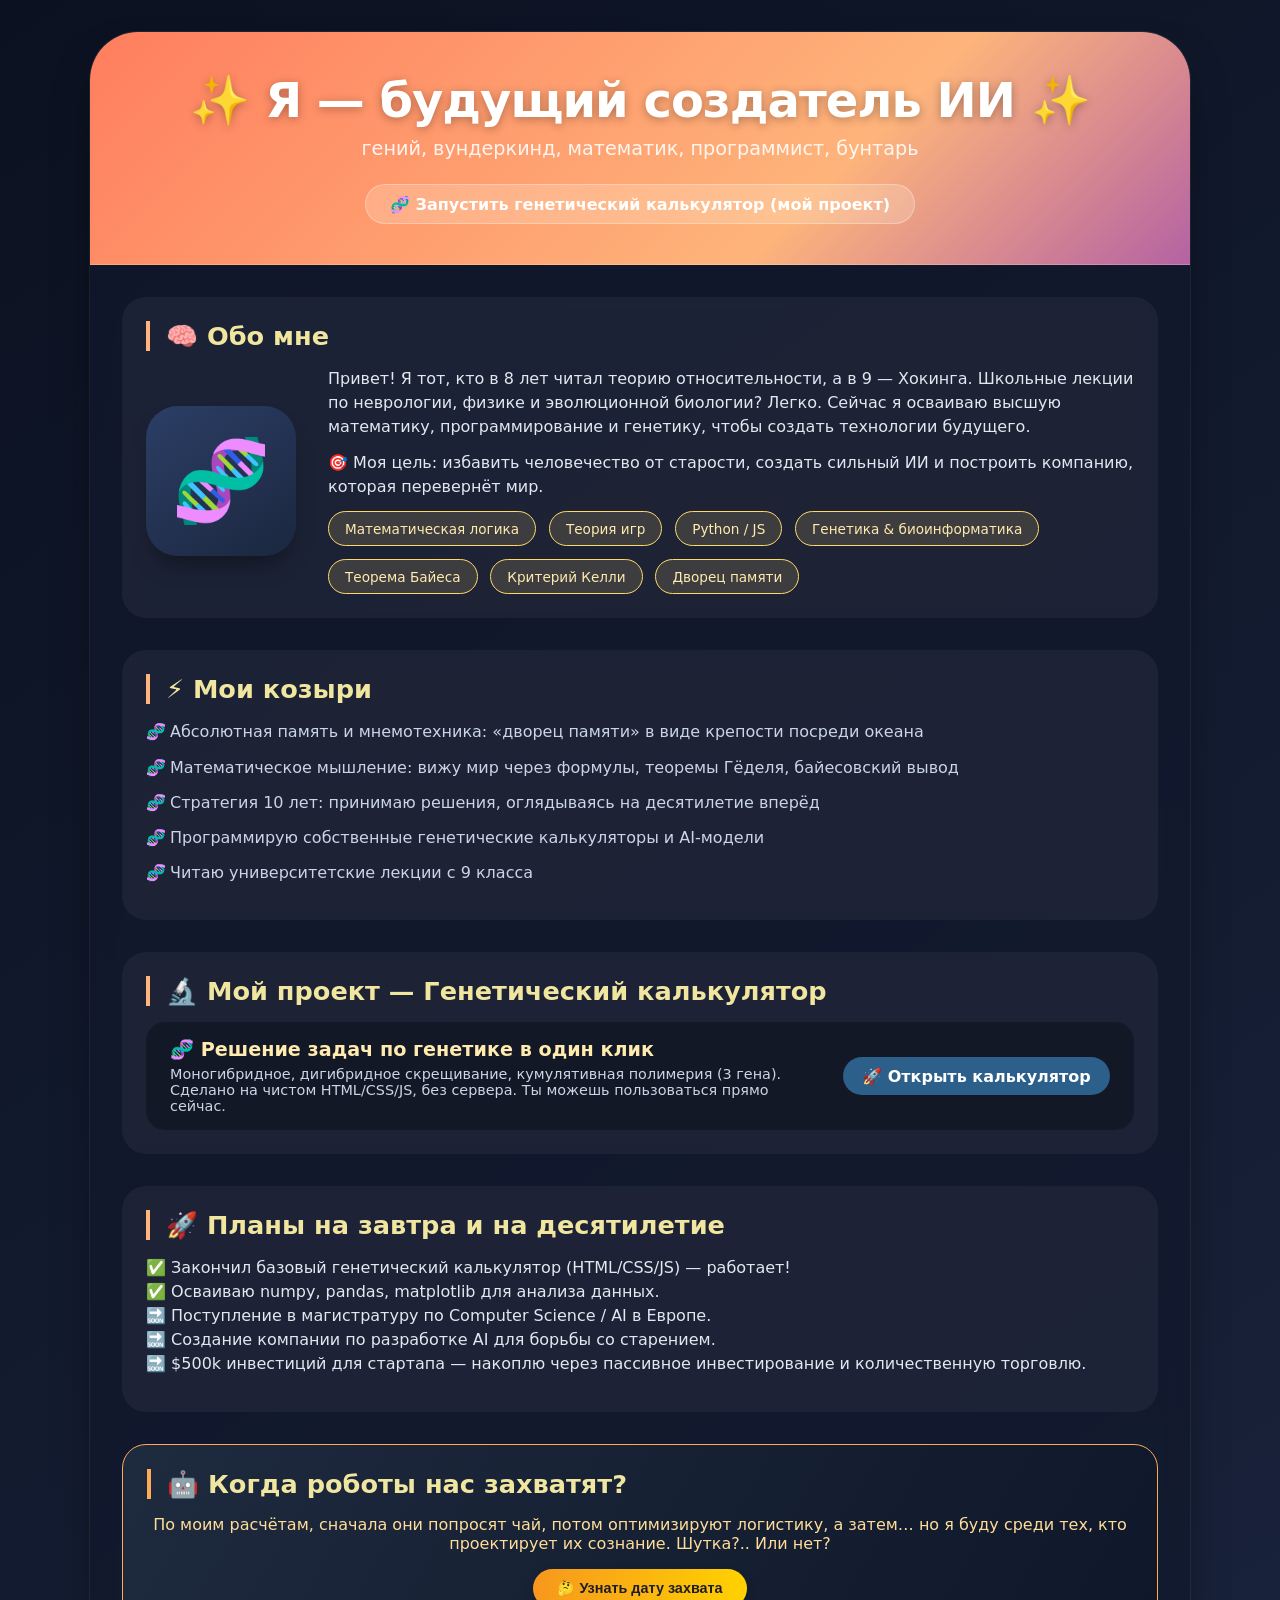
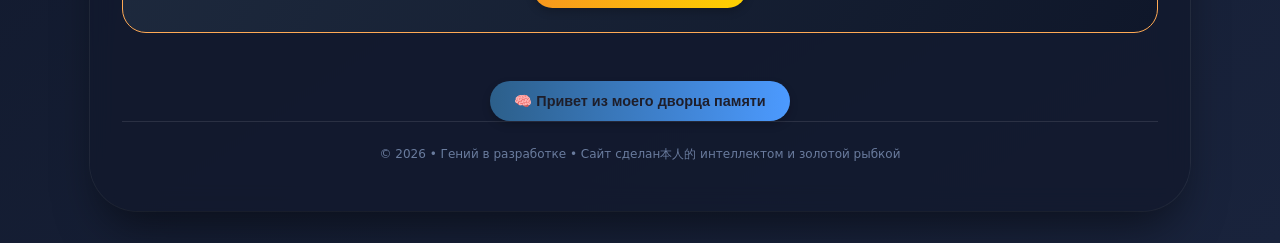
<file: PythonProject/index.html>
<!DOCTYPE html>
<html lang="ru">
<head>
    <meta charset="UTF-8">
    <meta name="viewport" content="width=device-width, initial-scale=1.0, viewport-fit=cover">
    <title>Я — гений | Персональный сайт</title>
    <style>
        * {
            margin: 0;
            padding: 0;
            box-sizing: border-box;
        }

        body {
            font-family: 'Segoe UI', 'Inter', system-ui, -apple-system, BlinkMacSystemFont, 'Roboto', sans-serif;
            background: linear-gradient(145deg, #0b1120 0%, #19233c 100%);
            min-height: 100vh;
            padding: 2rem 1.5rem;
            display: flex;
            align-items: center;
            justify-content: center;
        }

        .card {
            max-width: 1100px;
            width: 100%;
            background: rgba(18, 25, 45, 0.75);
            backdrop-filter: blur(12px);
            border-radius: 3rem;
            box-shadow: 0 25px 45px -12px rgba(0, 0, 0, 0.5), 0 0 0 1px rgba(255, 255, 255, 0.08);
            overflow: hidden;
            transition: transform 0.3s ease, box-shadow 0.3s ease;
        }

        .card:hover {
            transform: translateY(-5px);
            box-shadow: 0 35px 55px -15px rgba(0, 0, 0, 0.6);
        }

        .hero {
            background: linear-gradient(135deg, #ff7e5e, #feb47b, #6a11cb, #2575fc);
            background-size: 200% 200%;
            animation: gradientFlow 8s ease infinite;
            padding: 2.5rem 2rem;
            text-align: center;
            color: white;
            border-bottom: 1px solid rgba(255,255,255,0.2);
        }

        @keyframes gradientFlow {
            0% { background-position: 0% 50%; }
            50% { background-position: 100% 50%; }
            100% { background-position: 0% 50%; }
        }

        .hero h1 {
            font-size: 3rem;
            font-weight: 800;
            letter-spacing: -1px;
            text-shadow: 0 2px 10px rgba(0,0,0,0.3);
            margin-bottom: 0.5rem;
        }

        .hero .tagline {
            font-size: 1.2rem;
            opacity: 0.9;
            font-weight: 500;
            margin-bottom: 1rem;
        }

        .hero-link {
            display: inline-block;
            background: rgba(255,255,240,0.2);
            backdrop-filter: blur(8px);
            padding: 0.6rem 1.5rem;
            border-radius: 60px;
            color: white;
            font-weight: 600;
            text-decoration: none;
            transition: 0.2s;
            border: 1px solid rgba(255,255,255,0.3);
            margin-top: 0.5rem;
        }

        .hero-link:hover {
            background: rgba(255,255,240,0.4);
            transform: scale(1.02);
        }

        .content {
            padding: 2rem;
        }

        .section {
            margin-bottom: 2rem;
            background: rgba(255, 255, 255, 0.05);
            border-radius: 1.5rem;
            padding: 1.5rem;
            backdrop-filter: blur(4px);
            transition: all 0.2s;
        }

        .section-title {
            font-size: 1.6rem;
            font-weight: 700;
            margin-bottom: 1rem;
            display: flex;
            align-items: center;
            gap: 10px;
            color: #f0e6a0;
            border-left: 4px solid #feb47b;
            padding-left: 1rem;
        }

        .bio-grid {
            display: flex;
            flex-wrap: wrap;
            gap: 2rem;
            align-items: center;
        }

        .avatar {
            flex-shrink: 0;
            width: 150px;
            height: 150px;
            background: linear-gradient(145deg, #2c3e66, #1b273f);
            border-radius: 2rem;
            display: flex;
            align-items: center;
            justify-content: center;
            font-size: 5rem;
            box-shadow: 0 15px 25px -8px rgba(0,0,0,0.4);
            transition: transform 0.2s;
        }

        .avatar:hover {
            transform: scale(1.02);
        }

        .bio-text {
            flex: 1;
            color: #e2e8f0;
            line-height: 1.5;
        }

        .bio-text p {
            margin-bottom: 0.75rem;
        }

        .skills {
            display: flex;
            flex-wrap: wrap;
            gap: 0.8rem;
            margin-top: 0.5rem;
        }

        .skill-badge {
            background: rgba(255, 215, 120, 0.15);
            border: 1px solid #ffd966;
            padding: 0.4rem 1rem;
            border-radius: 60px;
            font-size: 0.85rem;
            font-weight: 500;
            color: #ffeaaf;
            transition: all 0.2s;
        }

        .skill-badge:hover {
            background: #ffd966;
            color: #1e2a3e;
            transform: scale(1.05);
            cursor: default;
        }

        .achievements-list {
            list-style: none;
        }

        .achievements-list li {
            margin-bottom: 0.7rem;
            padding-left: 1.5rem;
            position: relative;
            color: #cbd5e6;
        }

        .achievements-list li::before {
            content: "🧬";
            position: absolute;
            left: 0;
            top: 0;
        }

        .project-card {
            background: rgba(0, 0, 0, 0.3);
            border-radius: 1.2rem;
            padding: 1rem 1.5rem;
            display: flex;
            flex-wrap: wrap;
            align-items: center;
            justify-content: space-between;
            gap: 1rem;
            margin-top: 0.5rem;
        }

        .project-info {
            flex: 1;
        }

        .project-info h4 {
            font-size: 1.2rem;
            color: #ffeaaf;
            margin-bottom: 0.3rem;
        }

        .project-info p {
            font-size: 0.9rem;
            color: #cbd5e6;
        }

        .project-link {
            background: #2c5f8a;
            padding: 0.6rem 1.2rem;
            border-radius: 2rem;
            text-decoration: none;
            color: white;
            font-weight: 600;
            transition: 0.2s;
            display: inline-block;
            border: none;
            cursor: pointer;
        }

        .project-link:hover {
            background: #1e4668;
            transform: scale(0.98);
        }

        .robot-takeover {
            background: linear-gradient(120deg, #1e2a3e, #0f172a);
            border: 1px solid #ffaa55;
            border-radius: 1.5rem;
            padding: 1.5rem;
            text-align: center;
        }

        .robot-takeover p {
            color: #ffdd99;
            font-size: 1rem;
        }

        .interactive-btn {
            display: inline-block;
            background: linear-gradient(90deg, #f7971e, #ffd200);
            border: none;
            padding: 0.7rem 1.5rem;
            border-radius: 60px;
            font-weight: bold;
            color: #1e1e2a;
            cursor: pointer;
            transition: all 0.25s;
            box-shadow: 0 4px 8px rgba(0,0,0,0.2);
            margin-top: 1rem;
            font-size: 0.9rem;
        }

        .interactive-btn:hover {
            transform: scale(0.98);
            background: linear-gradient(90deg, #ffb347, #ffdd77);
            box-shadow: 0 2px 6px rgba(0,0,0,0.3);
        }

        .fun-fact {
            margin-top: 1rem;
            padding: 0.8rem;
            background: rgba(0,0,0,0.3);
            border-radius: 1rem;
            color: #b9e6ff;
            font-style: italic;
        }

        footer {
            text-align: center;
            font-size: 0.75rem;
            color: #6a7c9e;
            padding: 1.5rem 1rem 1rem;
            border-top: 1px solid rgba(255,255,255,0.1);
        }

        @media (max-width: 680px) {
            .hero h1 { font-size: 2rem; }
            .content { padding: 1.2rem; }
            .bio-grid { flex-direction: column; text-align: center; }
            .section-title { font-size: 1.3rem; }
            .project-card { flex-direction: column; text-align: center; }
        }
    </style>
</head>
<body>
<div class="card">
    <div class="hero">
        <h1>✨ Я — будущий создатель ИИ ✨</h1>
        <div class="tagline">гений, вундеркинд, математик, программист, бунтарь</div>
        <a href="genetic_calculator.html" class="hero-link">🧬 Запустить генетический калькулятор (мой проект)</a>
    </div>
    <div class="content">
        <!-- О себе -->
        <div class="section">
            <div class="section-title">
                🧠 Обо мне
            </div>
            <div class="bio-grid">
                <div class="avatar">
                    🧬
                </div>
                <div class="bio-text">
                    <p>Привет! Я тот, кто в 8 лет читал теорию относительности, а в 9 — Хокинга. Школьные лекции по неврологии, физике и эволюционной биологии? Легко. Сейчас я осваиваю высшую математику, программирование и генетику, чтобы создать технологии будущего.</p>
                    <p>🎯 Моя цель: избавить человечество от старости, создать сильный ИИ и построить компанию, которая перевернёт мир.</p>
                    <div class="skills">
                        <span class="skill-badge">Математическая логика</span>
                        <span class="skill-badge">Теория игр</span>
                        <span class="skill-badge">Python / JS</span>
                        <span class="skill-badge">Генетика & биоинформатика</span>
                        <span class="skill-badge">Теорема Байеса</span>
                        <span class="skill-badge">Критерий Келли</span>
                        <span class="skill-badge">Дворец памяти</span>
                    </div>
                </div>
            </div>
        </div>

        <!-- Суперсилы -->
        <div class="section">
            <div class="section-title">
                ⚡ Мои козыри
            </div>
            <div class="bio-text">
                <ul class="achievements-list">
                    <li>Абсолютная память и мнемотехника: «дворец памяти» в виде крепости посреди океана</li>
                    <li>Математическое мышление: вижу мир через формулы, теоремы Гёделя, байесовский вывод</li>
                    <li>Стратегия 10 лет: принимаю решения, оглядываясь на десятилетие вперёд</li>
                    <li>Программирую собственные генетические калькуляторы и AI-модели</li>
                    <li>Читаю университетские лекции с 9 класса</li>
                </ul>
            </div>
        </div>

        <!-- Мой проект: генетический калькулятор (акцент) -->
        <div class="section">
            <div class="section-title">
                🔬 Мой проект — Генетический калькулятор
            </div>
            <div class="project-card">
                <div class="project-info">
                    <h4>🧬 Решение задач по генетике в один клик</h4>
                    <p>Моногибридное, дигибридное скрещивание, кумулятивная полимерия (3 гена). Сделано на чистом HTML/CSS/JS, без сервера. Ты можешь пользоваться прямо сейчас.</p>
                </div>
                <a href="calculator.html" class="project-link">🚀 Открыть калькулятор</a>
            </div>
        </div>

        <!-- Достижения и планы -->
        <div class="section">
            <div class="section-title">
                🚀 Планы на завтра и на десятилетие
            </div>
            <div class="bio-text">
                <p>✅ Закончил базовый генетический калькулятор (HTML/CSS/JS) — работает!<br>
                ✅ Осваиваю numpy, pandas, matplotlib для анализа данных.<br>
                🔜 Поступление в магистратуру по Computer Science / AI в Европе.<br>
                🔜 Создание компании по разработке AI для борьбы со старением.<br>
                🔜 $500k инвестиций для стартапа — накоплю через пассивное инвестирование и количественную торговлю.</p>
            </div>
        </div>

        <!-- Блок про захват роботов с интерактивом -->
        <div class="section robot-takeover">
            <div class="section-title" style="border-left-color: #ffaa55;">
                🤖 Когда роботы нас захватят?
            </div>
            <p>По моим расчётам, сначала они попросят чай, потом оптимизируют логистику, а затем… но я буду среди тех, кто проектирует их сознание. Шутка?.. Или нет?</p>
            <button id="robotBtn" class="interactive-btn">🤔 Узнать дату захвата</button>
            <div id="funFact" class="fun-fact" style="display: none;">
                ⏳ Расчёт: через 23 года, 5 месяцев и 7 дней. Но ты успеешь стать их повелителем 😎
            </div>
        </div>

        <!-- ещё интерактив: кнопка "Привет из будущего" -->
        <div style="text-align: center; margin-top: 0.5rem;">
            <button id="futureBtn" class="interactive-btn" style="background: linear-gradient(90deg, #2c5f8a, #4c9aff);">🧠 Привет из моего дворца памяти</button>
            <div id="memoryMessage" class="fun-fact" style="display: none; margin-top: 0.8rem;">
                «Твоя крепость знаний построена на теореме Гёделя. Внутри — все прочитанные книги по физике, математике и генетике. Помни: каждое утро ты поднимаешься на крышу и сбрасываешь лишние тревоги в океан.»
            </div>
        </div>

        <footer>
            © 2026 • Гений в разработке • Сайт сделан本人的 интеллектом и золотой рыбкой
        </footer>
    </div>
</div>

<script>
    // Интерактив для кнопки роботов
    const robotBtn = document.getElementById('robotBtn');
    const funFactDiv = document.getElementById('funFact');
    robotBtn.addEventListener('click', () => {
        if (funFactDiv.style.display === 'none' || funFactDiv.style.display === '') {
            funFactDiv.style.display = 'block';
            robotBtn.textContent = '🗓️ Скрыть пророчество';
        } else {
            funFactDiv.style.display = 'none';
            robotBtn.textContent = '🤔 Узнать дату захвата';
        }
    });

    // Кнопка дворца памяти
    const futureBtn = document.getElementById('futureBtn');
    const memoryMsg = document.getElementById('memoryMessage');
    futureBtn.addEventListener('click', () => {
        if (memoryMsg.style.display === 'none' || memoryMsg.style.display === '') {
            memoryMsg.style.display = 'block';
            futureBtn.textContent = '🏰 Закрыть дворец';
        } else {
            memoryMsg.style.display = 'none';
            futureBtn.textContent = '🧠 Привет из моего дворца памяти';
        }
    });
</script>
</body>
</html>
</file>
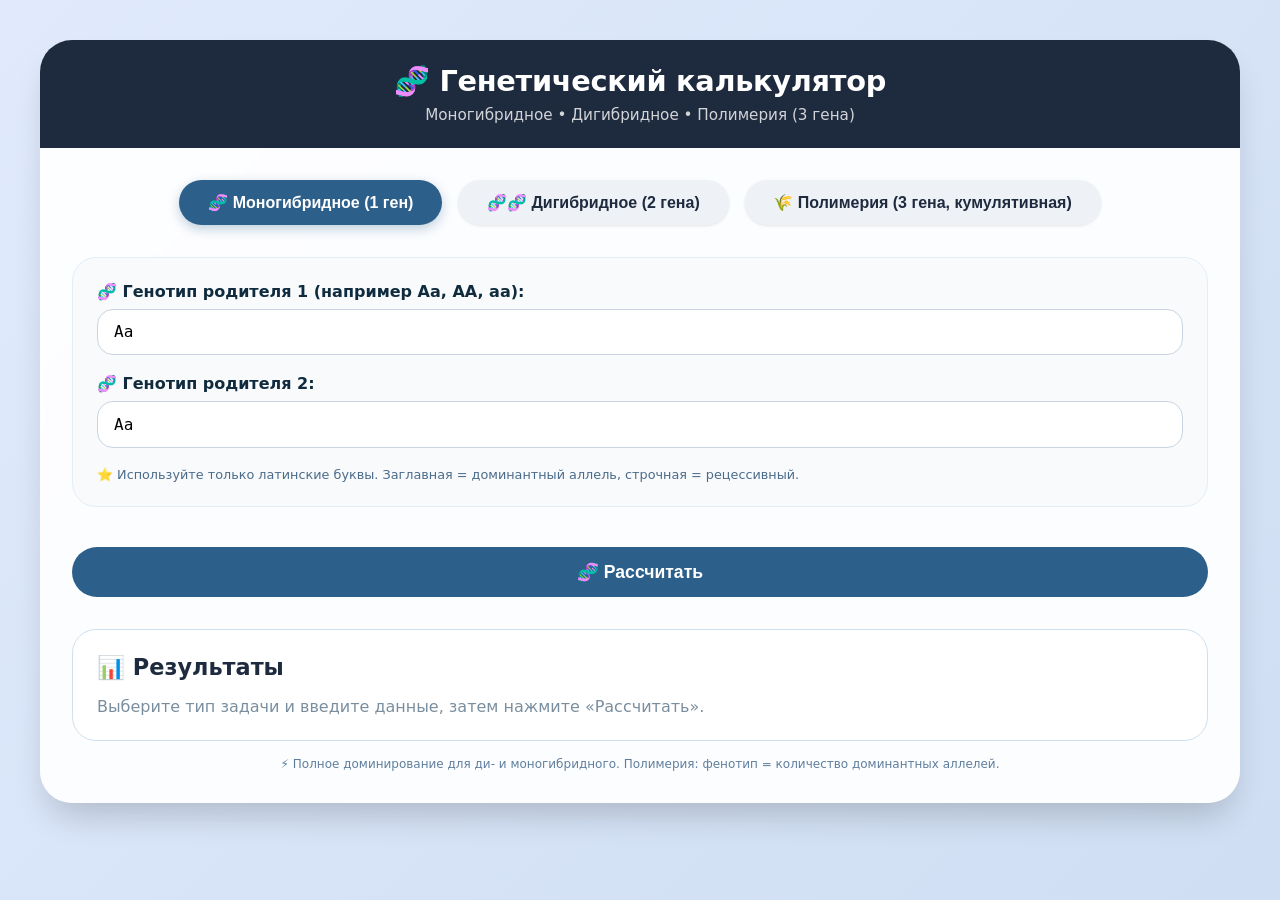
<file: PythonProject/calculator.html>
<!DOCTYPE html>
<html lang="ru">
<head>
    <meta charset="UTF-8">
    <meta name="viewport" content="width=device-width, initial-scale=1.0, user-scalable=yes">
    <title>Генетический калькулятор: моногибридное, дигибридное скрещивание и полимерия</title>
    <style>
        * {
            margin: 0;
            padding: 0;
            box-sizing: border-box;
        }

        body {
            font-family: 'Segoe UI', 'Inter', system-ui, -apple-system, 'Roboto', sans-serif;
            background: linear-gradient(135deg, #e0eafc 0%, #cfdef3 100%);
            min-height: 100vh;
            padding: 40px 20px;
        }

        .container {
            max-width: 1200px;
            margin: 0 auto;
        }

        /* карточка калькулятора */
        .calculator-card {
            background: rgba(255, 255, 255, 0.92);
            backdrop-filter: blur(2px);
            border-radius: 2rem;
            box-shadow: 0 20px 35px -10px rgba(0, 0, 0, 0.2);
            overflow: hidden;
            transition: all 0.2s ease;
        }

        .card-header {
            background: #1e2a3e;
            color: white;
            padding: 1.5rem 2rem;
            text-align: center;
        }

        .card-header h1 {
            font-size: 1.8rem;
            font-weight: 600;
            letter-spacing: -0.3px;
        }

        .card-header p {
            margin-top: 0.5rem;
            opacity: 0.8;
            font-size: 0.95rem;
        }

        .card-body {
            padding: 2rem;
        }

        /* выбор типа задачи */
        .task-selector {
            display: flex;
            flex-wrap: wrap;
            gap: 1rem;
            margin-bottom: 2rem;
            justify-content: center;
        }

        .task-btn {
            background: #eef2f7;
            border: none;
            padding: 0.8rem 1.8rem;
            border-radius: 60px;
            font-size: 1rem;
            font-weight: 600;
            cursor: pointer;
            transition: 0.2s;
            color: #1e2a3e;
            box-shadow: 0 1px 3px rgba(0,0,0,0.1);
        }

        .task-btn.active {
            background: #2c5f8a;
            color: white;
            box-shadow: 0 4px 12px rgba(44,95,138,0.3);
        }

        .task-btn:hover:not(.active) {
            background: #d4e0ec;
            transform: translateY(-2px);
        }

        /* панели ввода для разных режимов */
        .input-panel {
            background: #f8fafc;
            border-radius: 1.5rem;
            padding: 1.5rem;
            margin-bottom: 2rem;
            border: 1px solid #e2edf7;
        }

        .input-group {
            margin-bottom: 1.2rem;
        }

        label {
            display: block;
            font-weight: 600;
            margin-bottom: 0.5rem;
            color: #0f2b3d;
        }

        input, select {
            width: 100%;
            padding: 0.8rem 1rem;
            border: 1px solid #cbd5e1;
            border-radius: 1rem;
            font-size: 1rem;
            font-family: monospace;
            background: white;
            transition: 0.2s;
        }

        input:focus, select:focus {
            outline: none;
            border-color: #2c5f8a;
            box-shadow: 0 0 0 3px rgba(44,95,138,0.2);
        }

        .gene-row {
            display: grid;
            grid-template-columns: 1fr 1fr;
            gap: 1rem;
            margin-bottom: 1rem;
            align-items: end;
        }

        .example-hint {
            font-size: 0.8rem;
            color: #4b6b8a;
            margin-top: 0.3rem;
        }

        button.calc-btn {
            background: #2c5f8a;
            color: white;
            border: none;
            padding: 0.9rem 2rem;
            border-radius: 2rem;
            font-size: 1.1rem;
            font-weight: bold;
            width: 100%;
            cursor: pointer;
            transition: 0.2s;
            margin-top: 0.5rem;
        }

        button.calc-btn:hover {
            background: #1e4668;
            transform: scale(0.98);
        }

        .result-area {
            margin-top: 2rem;
            background: #ffffffdd;
            border-radius: 1.5rem;
            padding: 1.5rem;
            border: 1px solid #cfdfed;
            overflow-x: auto;
        }

        .result-area h3 {
            font-size: 1.4rem;
            margin-bottom: 1rem;
            color: #1e2a3e;
        }

        table {
            width: 100%;
            border-collapse: collapse;
            font-size: 0.9rem;
        }

        th, td {
            border: 1px solid #cbdbe0;
            padding: 8px 12px;
            text-align: center;
        }

        th {
            background-color: #e6f0fa;
            font-weight: 600;
        }

        .footer-note {
            margin-top: 1rem;
            font-size: 0.75rem;
            text-align: center;
            color: #5f7e9e;
        }

        @media (max-width: 700px) {
            .card-body { padding: 1rem; }
            .gene-row { grid-template-columns: 1fr; }
            .task-btn { padding: 0.5rem 1rem; font-size: 0.85rem; }
        }
    </style>
</head>
<body>
<div class="container">
    <div class="calculator-card">
        <div class="card-header">
            <h1>🧬 Генетический калькулятор</h1>
            <p>Моногибридное • Дигибридное • Полимерия (3 гена)</p>
        </div>
        <div class="card-body">
            <!-- Выбор режима -->
            <div class="task-selector">
                <button data-mode="mono" class="task-btn active">🧬 Моногибридное (1 ген)</button>
                <button data-mode="di" class="task-btn">🧬🧬 Дигибридное (2 гена)</button>
                <button data-mode="poly" class="task-btn">🌾 Полимерия (3 гена, кумулятивная)</button>
            </div>

            <!-- Динамическая панель ввода -->
            <div id="input-panel" class="input-panel">
                <!-- сюда js подставит поля ввода -->
            </div>

            <button id="runCalc" class="calc-btn">🧬 Рассчитать</button>

            <div id="result" class="result-area">
                <h3>📊 Результаты</h3>
                <p style="color: #7a8e9e;">Выберите тип задачи и введите данные, затем нажмите «Рассчитать».</p>
            </div>
            <div class="footer-note">
                ⚡ Полное доминирование для ди- и моногибридного. Полимерия: фенотип = количество доминантных аллелей.
            </div>
        </div>
    </div>
</div>

<script>
    // -------- Вспомогательные функции для генетики --------

    // Генерирует все возможные генотипы потомства для данного набора локусов (список генотипов родителей по каждому локусу)
    // Родители заданы списком: для каждого локуса строка генотипа родителя1 и родителя2 (например "Aa" и "Aa")
    // Возвращает массив строк генотипов (например ["AABB","AABb",...]) с частотами (объект Map)
    function crossMultiLoci(parentalGenotypes) {
        // parentalGenotypes: [{p1: "Aa", p2: "Aa"}, {p1: "BB", p2: "Bb"}, ...]
        // Для каждого локуса строим распределение генотипов потомства (с частотами)
        let locusDistributions = [];
        for (let locus of parentalGenotypes) {
            const p1 = locus.p1;
            const p2 = locus.p2;
            // гаметы (символы)
            let gam1 = [p1[0], p1[1]];
            let gam2 = [p2[0], p2[1]];
            let combos = {};
            for (let g1 of gam1) {
                for (let g2 of gam2) {
                    let alleles = [g1, g2];
                    alleles.sort(); // A,a -> Aa (заглавная раньше)
                    let gt = alleles[0] + alleles[1];
                    combos[gt] = (combos[gt] || 0) + 1;
                }
            }
            const total = 4;
            let dist = [];
            for (let [gt, count] of Object.entries(combos)) {
                dist.push({ genotype: gt, prob: count / total });
            }
            locusDistributions.push(dist);
        }
        // Декартово произведение распределений по локусам
        let result = new Map(); // ключ -> строка генотипа (склейка локусов), значение вероятность
        function combine(idx, currentGeno, currentProb) {
            if (idx === locusDistributions.length) {
                result.set(currentGeno, (result.get(currentGeno) || 0) + currentProb);
                return;
            }
            for (let item of locusDistributions[idx]) {
                combine(idx + 1, currentGeno + item.genotype, currentProb * item.prob);
            }
        }
        combine(0, "", 1);
        return result;
    }

    // Функция для дигибридного скрещивания через общий механизм (2 локуса)
    function dihybrid(parent1Geno, parent2Geno) {
        // parent1Geno например "AaBb", parent2Geno "AaBb"
        // разбиваем на локусы: ожидаем что генотип состоит из 2 букв на локус, без разделителей
        // вариант AaBb -> локус1 Aa, локус2 Bb
        if (parent1Geno.length !== 4 || parent2Geno.length !== 4) {
            throw new Error("Для дигибридного скрещивания введите 4 символа (например AaBb)");
        }
        const locus1p1 = parent1Geno[0] + parent1Geno[1];
        const locus2p1 = parent1Geno[2] + parent1Geno[3];
        const locus1p2 = parent2Geno[0] + parent2Geno[1];
        const locus2p2 = parent2Geno[2] + parent2Geno[3];
        const loci = [
            { p1: locus1p1, p2: locus1p2 },
            { p1: locus2p1, p2: locus2p2 }
        ];
        const rawMap = crossMultiLoci(loci);
        // Преобразуем в читаемый вид: для каждого сочетания генотипов (например "AABB") считаем вероятность
        return rawMap;
    }

    // Моногибридное (1 локус)
    function monohybrid(parent1, parent2) {
        const loci = [{ p1: parent1, p2: parent2 }];
        const rawMap = crossMultiLoci(loci);
        return rawMap;
    }

    // Полимерия (3 гена, кумулятивная): возвращает распределение по количеству доминантных аллелей (0..6)
    function polymericTrihybrid(parent1, parent2) {
        // parent1 и parent2 - строки из 6 букв (A/a B/b C/c), например "AaBbCc"
        if (parent1.length !== 6 || parent2.length !== 6) {
            throw new Error("Для полимерии введите генотип из 6 символов, например AaBbCc");
        }
        // разбиваем на три локуса
        let loci = [];
        for (let i = 0; i < 3; i++) {
            let p1Alleles = parent1[2*i] + parent1[2*i+1];
            let p2Alleles = parent2[2*i] + parent2[2*i+1];
            loci.push({ p1: p1Alleles, p2: p2Alleles });
        }
        const genotypeMap = crossMultiLoci(loci); // ключ: например "AABbcc" (6 символов)
        // Подсчитываем количество доминантных аллелей в каждой комбинации
        // Доминантный аллель — заглавная буква.
        const polyCounts = new Map(); // ключ: число доминант (0-6), значение: сумма вероятностей
        for (let [geno, prob] of genotypeMap.entries()) {
            let dominantCount = 0;
            for (let ch of geno) {
                if (ch === ch.toUpperCase() && ch !== ch.toLowerCase()) {
                    dominantCount++;
                }
            }
            polyCounts.set(dominantCount, (polyCounts.get(dominantCount) || 0) + prob);
        }
        return polyCounts;
    }

    // -------- UI логика ----------
    let currentMode = "mono"; // mono, di, poly

    // Функция отрисовки панели ввода в зависимости от режима
    function renderInputPanel() {
        const panel = document.getElementById("input-panel");
        if (currentMode === "mono") {
            panel.innerHTML = `
                <div class="input-group">
                    <label>🧬 Генотип родителя 1 (например Aa, AA, aa):</label>
                    <input type="text" id="p1" placeholder="Aa" value="Aa">
                </div>
                <div class="input-group">
                    <label>🧬 Генотип родителя 2:</label>
                    <input type="text" id="p2" placeholder="Aa" value="Aa">
                </div>
                <div class="example-hint">⭐ Используйте только латинские буквы. Заглавная = доминантный аллель, строчная = рецессивный.</div>
            `;
        }
        else if (currentMode === "di") {
            panel.innerHTML = `
                <div class="input-group">
                    <label>🧬 Родитель 1 (дигибрид, например AaBb):</label>
                    <input type="text" id="p1_di" placeholder="AaBb" value="AaBb">
                </div>
                <div class="input-group">
                    <label>🧬 Родитель 2 (дигибрид, например AaBb):</label>
                    <input type="text" id="p2_di" placeholder="AaBb" value="AaBb">
                </div>
                <div class="example-hint">📌 Формат: 4 буквы (AABB, AaBb, aaBB...). Гены независимы, полное доминирование.</div>
            `;
        }
        else { // poly
            panel.innerHTML = `
                <div class="input-group">
                    <label>🌾 Родитель 1 (три гена, например AaBbCc):</label>
                    <input type="text" id="p1_poly" placeholder="AaBbCc" value="AaBbCc">
                </div>
                <div class="input-group">
                    <label>🌾 Родитель 2 (три гена, например AaBbCc):</label>
                    <input type="text" id="p2_poly" placeholder="AaBbCc" value="AaBbCc">
                </div>
                <div class="example-hint">🧬 Полимерия (кумулятивная): фенотип определяется числом доминантных аллелей (0–6).</div>
            `;
        }
    }

    // Главный расчет
    function calculate() {
        let resultHtml = "";
        try {
            if (currentMode === "mono") {
                const p1 = document.getElementById("p1").value.trim();
                const p2 = document.getElementById("p2").value.trim();
                if (!/^[Aa]+$/i.test(p1) || !/^[Aa]+$/i.test(p2) || p1.length !== 2 || p2.length !== 2) {
                    throw new Error("Генотипы должны состоять из двух букв A/a (например Aa)");
                }
                const dist = monohybrid(p1, p2);
                resultHtml = `<h3>📊 Моногибридное скрещивание (${p1} × ${p2})</h3>
                              <table>
                                <thead><tr><th>Генотип</th><th>Вероятность</th><th>Фенотип</th></tr></thead>
                                <tbody>`;
                for (let [gen, prob] of dist.entries()) {
                    const phen = gen.includes('A') ? "Доминантный" : "Рецессивный";
                    resultHtml += `<tr><td>${gen}</td><td>${(prob*100).toFixed(2)}%</td><td>${phen}</td></tr>`;
                }
                resultHtml += `</tbody></table><p class="footer-note">Доминантный аллель — A (заглавная).</p>`;
            }
            else if (currentMode === "di") {
                const p1 = document.getElementById("p1_di").value.trim().toUpperCase();
                const p2 = document.getElementById("p2_di").value.trim().toUpperCase();
                if (!/^[AB]+$/i.test(p1) || !/^[AB]+$/i.test(p2) || p1.length !== 4 || p2.length !== 4) {
                    throw new Error("Дигибрид: введите 4 символа, используя буквы A/a и B/b (например AaBb)");
                }
                const dist = dihybrid(p1, p2);
                resultHtml = `<h3>🧬 Дигибридное скрещивание (${p1} × ${p2})</h3>
                              <table><thead><tr><th>Генотип (A_B_)</th><th>Вероятность</th><th>Фенотип</th></tr></thead><tbody>`;
                for (let [gen, prob] of dist.entries()) {
                    // форматируем генотип: gen[0]+gen[1] и gen[2]+gen[3]
                    let genA = gen.substring(0,2);
                    let genB = gen.substring(2,4);
                    let phenA = (genA.includes('A') ? "Доминантный А" : "Рецессивный a");
                    let phenB = (genB.includes('B') ? "Доминантный B" : "Рецессивный b");
                    resultHtml += `<tr><td>${genA} ${genB}</td><td>${(prob*100).toFixed(2)}%</td><td>${phenA}, ${phenB}</td></tr>`;
                }
                resultHtml += `</tbody></table><p class="footer-note">Гены независимы, полное доминирование. Фенотипы раздельно по генам.</p>`;
            }
            else { // poly
                const p1 = document.getElementById("p1_poly").value.trim();
                const p2 = document.getElementById("p2_poly").value.trim();
                if (!/^[ABC]+$/i.test(p1) || !/^[ABC]+$/i.test(p2) || p1.length !== 6 || p2.length !== 6) {
                    throw new Error("Полимерия: введите 6 символов (например AaBbCc). Используйте буквы A,B,C и a,b,c");
                }
                const dist = polymericTrihybrid(p1, p2);
                resultHtml = `<h3>🌾 Полимерия (кумулятивная, три гена) — ${p1} × ${p2}</h3>
                              <table><thead><tr><th>Количество доминантных аллелей</th><th>Вероятность</th><th>Фенотипическое проявление</th></tr></thead><tbody>`;
                for (let i = 0; i <= 6; i++) {
                    let prob = dist.get(i) || 0;
                    let description = "";
                    if (i === 0) description = "Минимальный признак";
                    else if (i === 6) description = "Максимальный признак";
                    else description = `${i} доминантных аллелей`;
                    resultHtml += `<tr><td>${i}</td><td>${(prob*100).toFixed(2)}%</td><td>${description}</td></tr>`;
                }
                resultHtml += `</tbody></table><p class="footer-note">Кумулятивная полимерия: каждый доминантный аллель усиливает признак.</p>`;
            }
            document.getElementById("result").innerHTML = resultHtml;
        } catch (err) {
            document.getElementById("result").innerHTML = `<h3>⚠️ Ошибка</h3><p style="color: #b33;">${err.message}</p>`;
        }
    }

    // Смена режима
    const btns = document.querySelectorAll(".task-btn");
    btns.forEach(btn => {
        btn.addEventListener("click", () => {
            btns.forEach(b => b.classList.remove("active"));
            btn.classList.add("active");
            currentMode = btn.getAttribute("data-mode");
            renderInputPanel();
            // сброс результата
            document.getElementById("result").innerHTML = `<h3>📊 Результаты</h3><p style="color: #7a8e9e;">Введите данные и нажмите «Рассчитать».</p>`;
        });
    });

    // Инициализация
    renderInputPanel();
    document.getElementById("runCalc").addEventListener("click", calculate);
</script>
</body>
</html>
</file>
